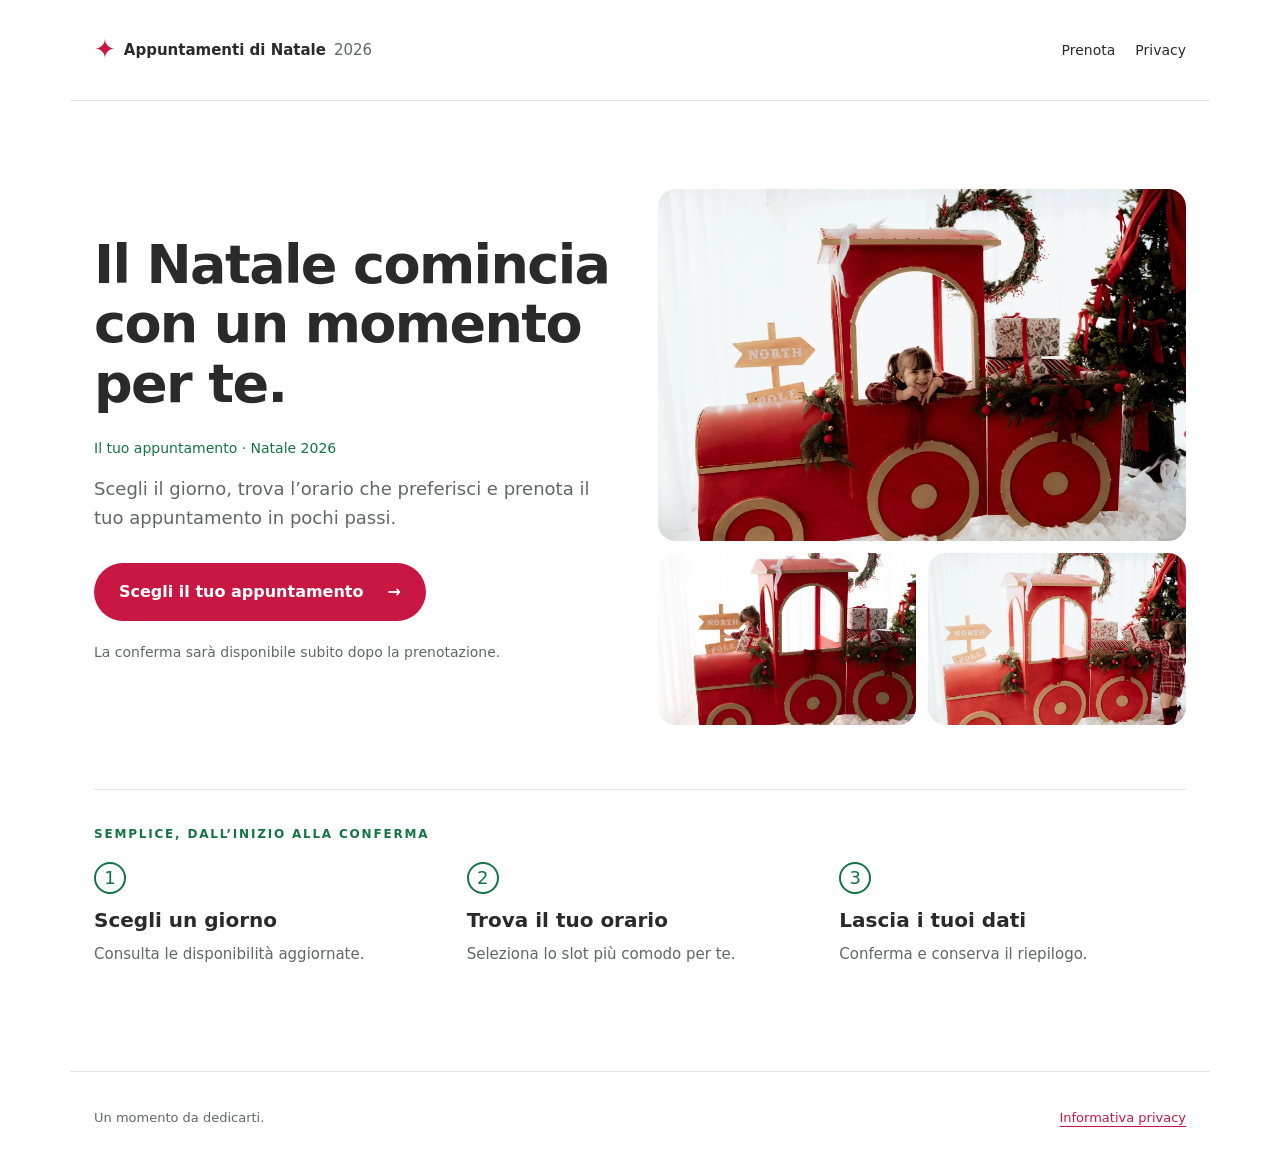
<file: index.html>
<!doctype html>
<html lang="it">

<head>
    <meta charset="utf-8">
    <meta name="viewport" content="width=device-width, initial-scale=1">
    <meta name="description" content="Scegli il giorno e l’orario del tuo appuntamento di Natale.">
    <title>Benvenuto · Natale 2026</title>
    <link rel="icon" href="./assets/favicon.ico" sizes="any">
    <link rel="icon" href="./assets/favicon.svg" type="image/svg+xml">
    <link rel="apple-touch-icon" href="./assets/apple-touch-icon.png">
    <link rel="stylesheet" href="./assets/css/reset.css">
    <link rel="stylesheet" href="./assets/css/variables.css">
    <link rel="stylesheet" href="./assets/css/site.css">
</head>

<body><a class="skip" href="#main">Vai al contenuto</a>
    <header class="site-header"><a class="brand" href="./index.html"><span class="brand-mark"
                aria-hidden="true">✦</span> Appuntamenti di Natale <span class="year">2026</span></a>
        <nav aria-label="Menu principale"><a href="./booking.html">Prenota</a><a href="./privacy.html">Privacy</a></nav>
    </header>
    <main id="main">
        <section class="hero">
            <div>
                <h1>Il Natale comincia<br> con un momento per te.</h1>
                <p class="season-note">Il tuo appuntamento · Natale 2026</p>
                <p class="lead">Scegli il giorno, trova l’orario che preferisci e prenota il tuo appuntamento in pochi
                    passi.</p><a class="primary" href="./booking.html">Scegli il tuo appuntamento <span
                        aria-hidden="true">→</span></a>
                <p class="muted">La conferma sarà disponibile subito dopo la prenotazione.</p>
            </div>
            <div class="hero-gallery" role="group" aria-label="Foto di Natale">
                <img class="hero-photo" src="./assets/images/treno-960.webp"
                    srcset="./assets/images/treno-480.webp 480w, ./assets/images/treno-960.webp 960w, ./assets/images/treno-1440.webp 1440w"
                    sizes="(min-width: 1140px) 528px, (min-width: 800px) calc((100vw - 84px) / 2), calc(100vw - 48px)"
                    width="1919" height="1279" fetchpriority="high"
                    alt="Una bambina sorride dal finestrino di un trenino rosso, tra regali e addobbi di Natale.">
                <img src="./assets/images/north-pole-480.webp"
                    srcset="./assets/images/north-pole-480.webp 480w, ./assets/images/north-pole-960.webp 960w"
                    sizes="(min-width: 1140px) 258px, (min-width: 800px) calc((100vw - 108px) / 4), calc((100vw - 60px) / 2)"
                    width="1919" height="1279" loading="lazy" decoding="async"
                    alt="Il trenino natalizio accanto al cartello North Pole.">
                <img src="./assets/images/regali-480.webp"
                    srcset="./assets/images/regali-480.webp 480w, ./assets/images/regali-960.webp 960w"
                    sizes="(min-width: 1140px) 258px, (min-width: 800px) calc((100vw - 108px) / 4), calc((100vw - 60px) / 2)"
                    width="1892" height="1312" loading="lazy" decoding="async"
                    alt="Una bambina sistema i pacchetti regalo sul trenino, vicino all’albero di Natale.">
            </div>
        </section>
        <section class="how">
            <p class="eyebrow">SEMPLICE, DALL’INIZIO ALLA CONFERMA</p>
            <div class="steps-info">
                <article><span class="step-number">1</span>
                    <h2>Scegli un giorno</h2>
                    <p>Consulta le disponibilità aggiornate.</p>
                </article>
                <article><span class="step-number">2</span>
                    <h2>Trova il tuo orario</h2>
                    <p>Seleziona lo slot più comodo per te.</p>
                </article>
                <article><span class="step-number">3</span>
                    <h2>Lascia i tuoi dati</h2>
                    <p>Conferma e conserva il riepilogo.</p>
                </article>
            </div>
        </section>
    </main>
    <footer><span>Un momento da dedicarti.</span><a href="./privacy.html">Informativa privacy</a></footer>
    <script src="./assets/js/config.js"></script>
    <script type="module" src="./assets/js/main.js"></script>
</body>

</html>
</file>
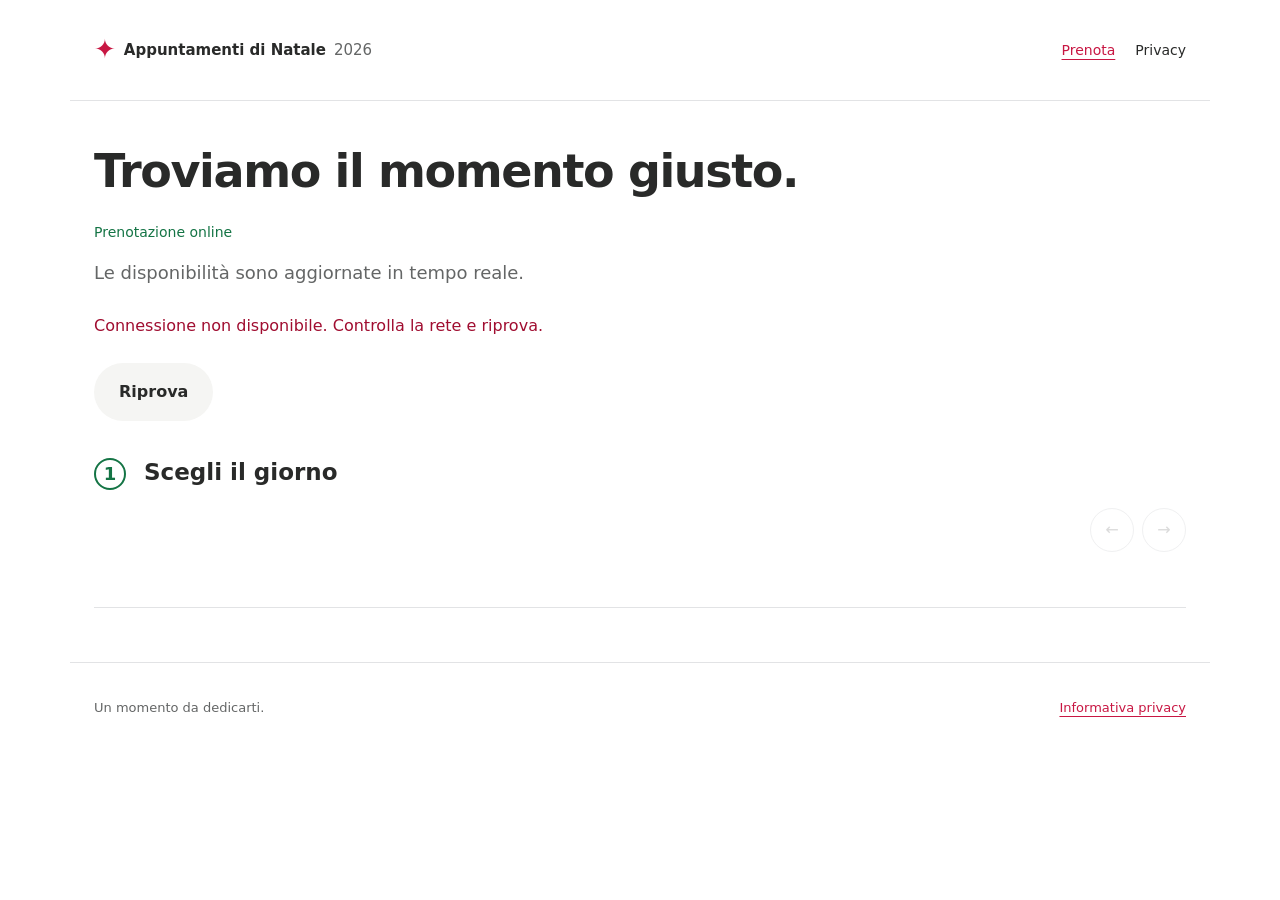
<file: booking.html>
<!doctype html>
<html lang="it">

<head>
    <meta charset="utf-8">
    <meta name="viewport" content="width=device-width, initial-scale=1">
    <meta name="description" content="Scegli il giorno e l’orario del tuo appuntamento di Natale.">
    <title>Prenota · Natale 2026</title>
    <link rel="icon" href="./assets/favicon.ico" sizes="any">
    <link rel="icon" href="./assets/favicon.svg" type="image/svg+xml">
    <link rel="apple-touch-icon" href="./assets/apple-touch-icon.png">
    <link rel="stylesheet" href="./assets/css/reset.css">
    <link rel="stylesheet" href="./assets/css/variables.css">
    <link rel="stylesheet" href="./assets/css/site.css">
</head>

<body><a class="skip" href="#main">Vai al contenuto</a>
    <header class="site-header"><a class="brand" href="./index.html"><span class="brand-mark"
                aria-hidden="true">✦</span> Appuntamenti di Natale <span class="year">2026</span></a>
        <nav aria-label="Menu principale"><a href="./booking.html" aria-current="page">Prenota</a><a href="./privacy.html">Privacy</a></nav>
    </header>
    <main id="main" class="booking-page">
        <h1>Troviamo il momento giusto.</h1>
        <p class="season-note">Prenotazione online</p>
        <p class="lead">Le disponibilità sono aggiornate in tempo reale.</p><noscript>Per prenotare è necessario
            attivare JavaScript.</noscript>
        <p id="status" class="status" role="status" aria-live="polite">Caricamento delle disponibilità…</p><button
            id="retry" class="secondary" hidden>Riprova</button>
        <section aria-labelledby="day-title">
            <h2 id="day-title"><span class="step-number">1</span> Scegli il giorno</h2>
            <div class="calendar-heading">
                <p id="period" class="muted"></p>
                <div class="calendar-nav"><button type="button" id="previous" aria-label="Giorni precedenti"
                        disabled>←</button><button type="button" id="next" aria-label="Giorni successivi"
                        disabled>→</button></div>
            </div>
            <div id="days" class="day-grid" aria-busy="true"></div>
        </section>
        <section id="time-section" aria-labelledby="time-title" hidden>
            <h2 id="time-title"><span class="step-number">2</span> Scegli l’orario</h2>
            <p id="selected-day" class="muted"></p>
            <div id="slots" class="slot-grid"></div>
        </section>
        <section id="details-section" aria-labelledby="details-title" hidden>
            <h2 id="details-title"><span class="step-number">3</span> Lascia i tuoi dati</h2>
            <p>Manca poco alla conferma. Compila i campi e controlla il riepilogo.</p>
            <form id="booking-form">
                <div class="form-fields"><label for="name">Nome e cognome <span
                            aria-hidden="true">*</span></label><input id="name" name="name" autocomplete="name"
                        maxlength="120" required><label for="email">Email <span
                            aria-hidden="true">*</span></label><input id="email" name="email" type="email"
                        autocomplete="email" maxlength="254" required><label for="phone">Telefono <span
                            class="muted">(facoltativo)</span></label><input id="phone" name="phone" type="tel"
                        autocomplete="tel" maxlength="30"><label class="checkbox"><input id="privacy" type="checkbox"
                            required><span>Confermo di aver letto l’<a href="./privacy.html" target="_blank"
                                rel="noopener">informativa privacy</a>. *</span></label></div>
                <div class="summary">
                    <p class="eyebrow">IL TUO APPUNTAMENTO</p>
                    <p id="summary"></p>
                    <p id="duration" class="muted"></p>
                </div>
                <div id="captcha"></div><button class="primary submit" id="submit" type="submit">Conferma appuntamento
                    <span aria-hidden="true">→</span></button>
                <p id="form-error" role="alert" tabindex="-1"></p>
            </form>
        </section>
    </main>
    <footer><span>Un momento da dedicarti.</span><a href="./privacy.html">Informativa privacy</a></footer>
    <script src="./assets/js/config.js"></script>
    <script type="module" src="./assets/js/main.js"></script>
    <script type="module" src="./assets/js/booking.js"></script>
</body>

</html>
</file>
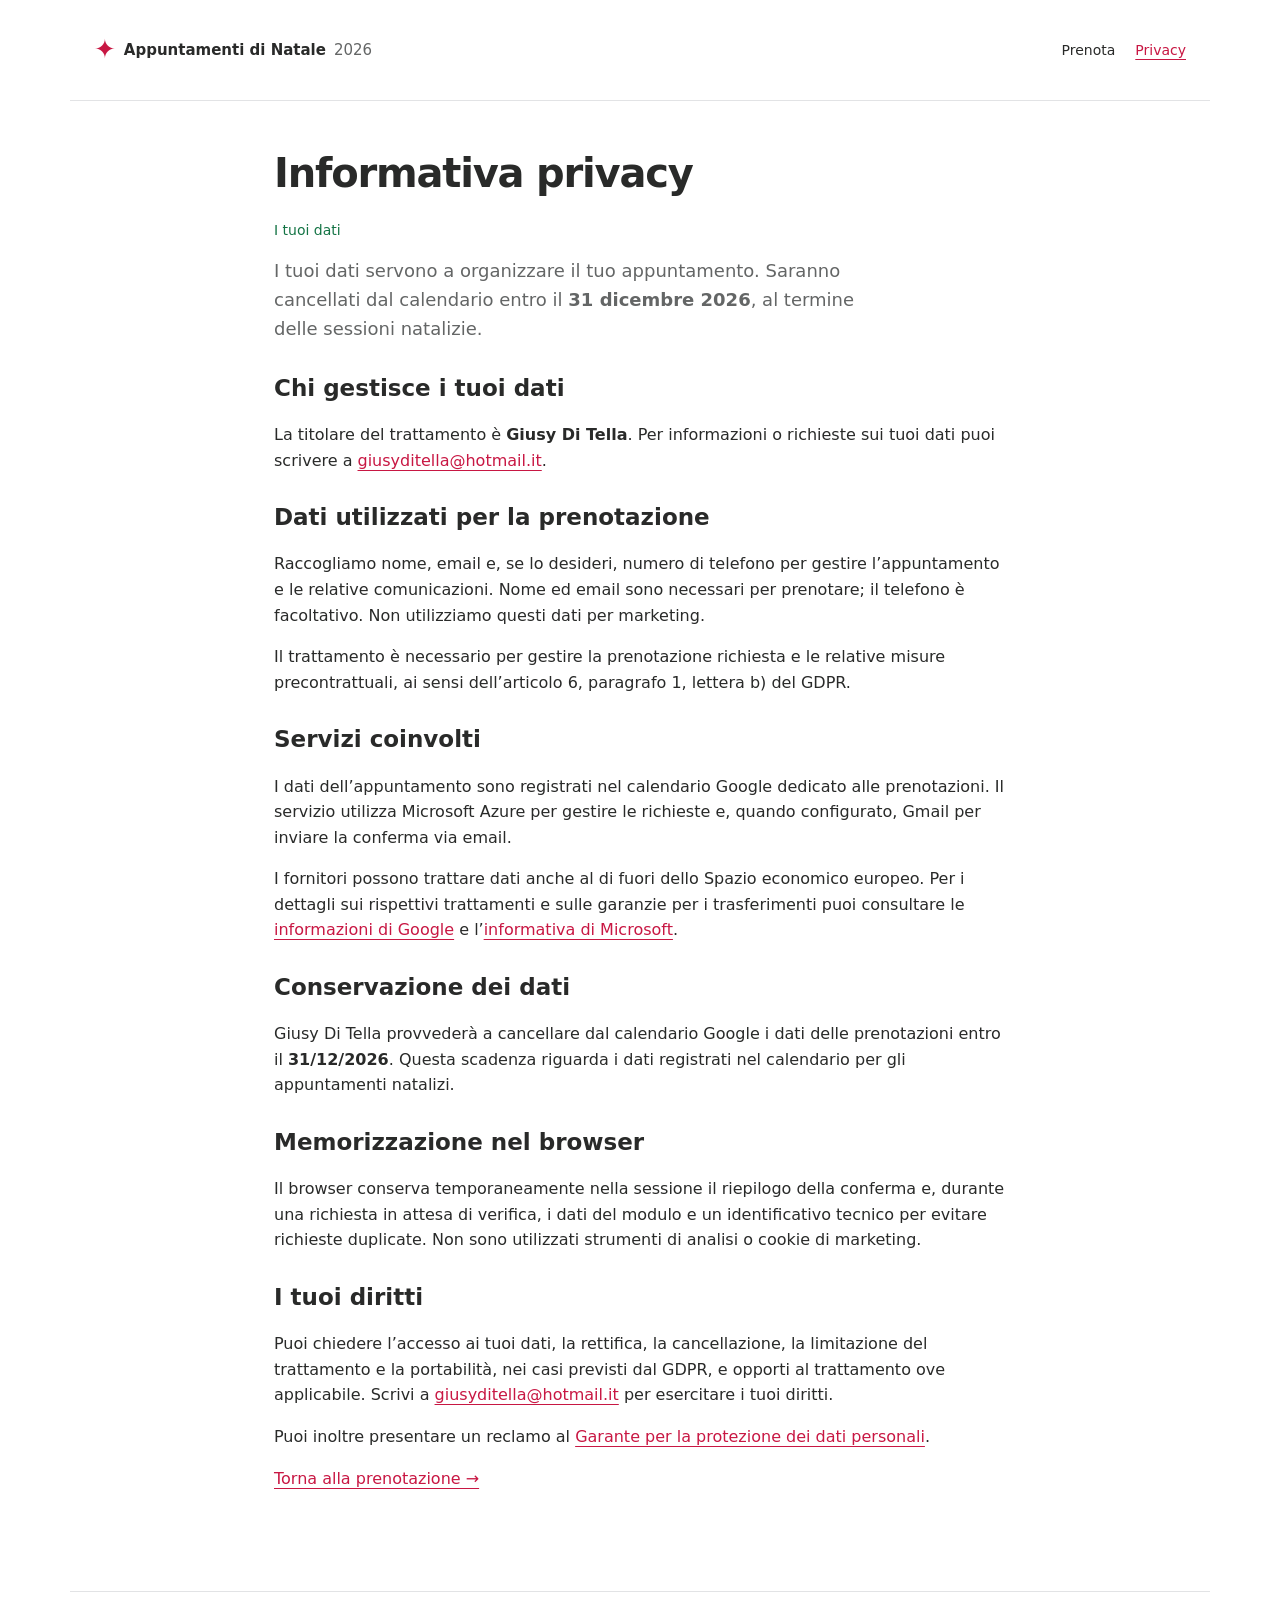
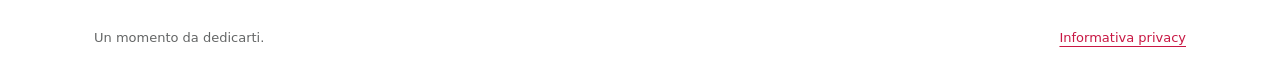
<file: privacy.html>
<!doctype html>
<html lang="it">

<head>
    <meta charset="utf-8">
    <meta name="viewport" content="width=device-width, initial-scale=1">
    <meta name="description" content="Come vengono utilizzati e conservati i dati della tua prenotazione di Natale.">
    <title>Privacy · Natale 2026</title>
    <link rel="icon" href="./assets/favicon.ico" sizes="any">
    <link rel="icon" href="./assets/favicon.svg" type="image/svg+xml">
    <link rel="apple-touch-icon" href="./assets/apple-touch-icon.png">
    <link rel="stylesheet" href="./assets/css/reset.css">
    <link rel="stylesheet" href="./assets/css/variables.css">
    <link rel="stylesheet" href="./assets/css/site.css">
</head>

<body><a class="skip" href="#main">Vai al contenuto</a>
    <header class="site-header"><a class="brand" href="./index.html"><span class="brand-mark"
                aria-hidden="true">✦</span> Appuntamenti di Natale <span class="year">2026</span></a>
        <nav aria-label="Menu principale"><a href="./booking.html">Prenota</a><a href="./privacy.html" aria-current="page">Privacy</a></nav>
    </header>
    <main id="main" class="prose">
        <h1>Informativa privacy</h1>
        <p class="season-note">I tuoi dati</p>
        <p class="lead">I tuoi dati servono a organizzare il tuo appuntamento. Saranno cancellati dal calendario
            entro il <strong>31 dicembre 2026</strong>, al termine delle sessioni natalizie.</p>
        <h2>Chi gestisce i tuoi dati</h2>
        <p>La titolare del trattamento è <strong>Giusy Di Tella</strong>. Per informazioni o richieste sui tuoi dati
            puoi scrivere a <a href="mailto:giusyditella@hotmail.it">giusyditella@hotmail.it</a>.</p>
        <h2>Dati utilizzati per la prenotazione</h2>
        <p>Raccogliamo nome, email e, se lo desideri, numero di telefono per gestire l’appuntamento e le relative
            comunicazioni. Nome ed email sono necessari per prenotare; il telefono è facoltativo. Non utilizziamo
            questi dati per marketing.</p>
        <p>Il trattamento è necessario per gestire la prenotazione richiesta e le relative misure precontrattuali,
            ai sensi dell’articolo 6, paragrafo 1, lettera b) del GDPR.</p>
        <h2>Servizi coinvolti</h2>
        <p>I dati dell’appuntamento sono registrati nel calendario Google dedicato alle prenotazioni. Il servizio
            utilizza Microsoft Azure per gestire le richieste e, quando configurato, Gmail
            per inviare la conferma via email.</p>
        <p>I fornitori possono trattare dati anche al di fuori dello Spazio economico europeo. Per i dettagli sui
            rispettivi trattamenti e sulle garanzie per i trasferimenti puoi consultare le
            <a href="https://policies.google.com/privacy/frameworks?hl=it">informazioni di Google</a> e
            l’<a href="https://www.microsoft.com/it-it/privacy/privacystatement">informativa di Microsoft</a>.</p>
        <h2>Conservazione dei dati</h2>
        <p>Giusy Di Tella provvederà a cancellare dal calendario Google i dati delle prenotazioni entro il
            <strong>31/12/2026</strong>. Questa scadenza riguarda i dati registrati nel calendario per gli
            appuntamenti natalizi.</p>
        <h2>Memorizzazione nel browser</h2>
        <p>Il browser conserva temporaneamente nella sessione il riepilogo della conferma e, durante una richiesta in
            attesa di verifica, i dati del modulo e un identificativo tecnico per evitare richieste duplicate. Non sono
            utilizzati strumenti di analisi o cookie di marketing.</p>
        <h2>I tuoi diritti</h2>
        <p>Puoi chiedere l’accesso ai tuoi dati, la rettifica, la cancellazione, la limitazione del trattamento e la
            portabilità, nei casi previsti dal GDPR, e opporti al trattamento ove applicabile. Scrivi a
            <a href="mailto:giusyditella@hotmail.it">giusyditella@hotmail.it</a> per esercitare i tuoi diritti.</p>
        <p>Puoi inoltre presentare un reclamo al
            <a href="https://www.garanteprivacy.it/">Garante per la protezione dei dati personali</a>.</p>
        <a href="./booking.html">Torna alla prenotazione →</a>
    </main>
    <footer><span>Un momento da dedicarti.</span><a href="./privacy.html">Informativa privacy</a></footer>
    <script src="./assets/js/config.js"></script>
    <script type="module" src="./assets/js/main.js"></script>
</body>

</html>
</file>
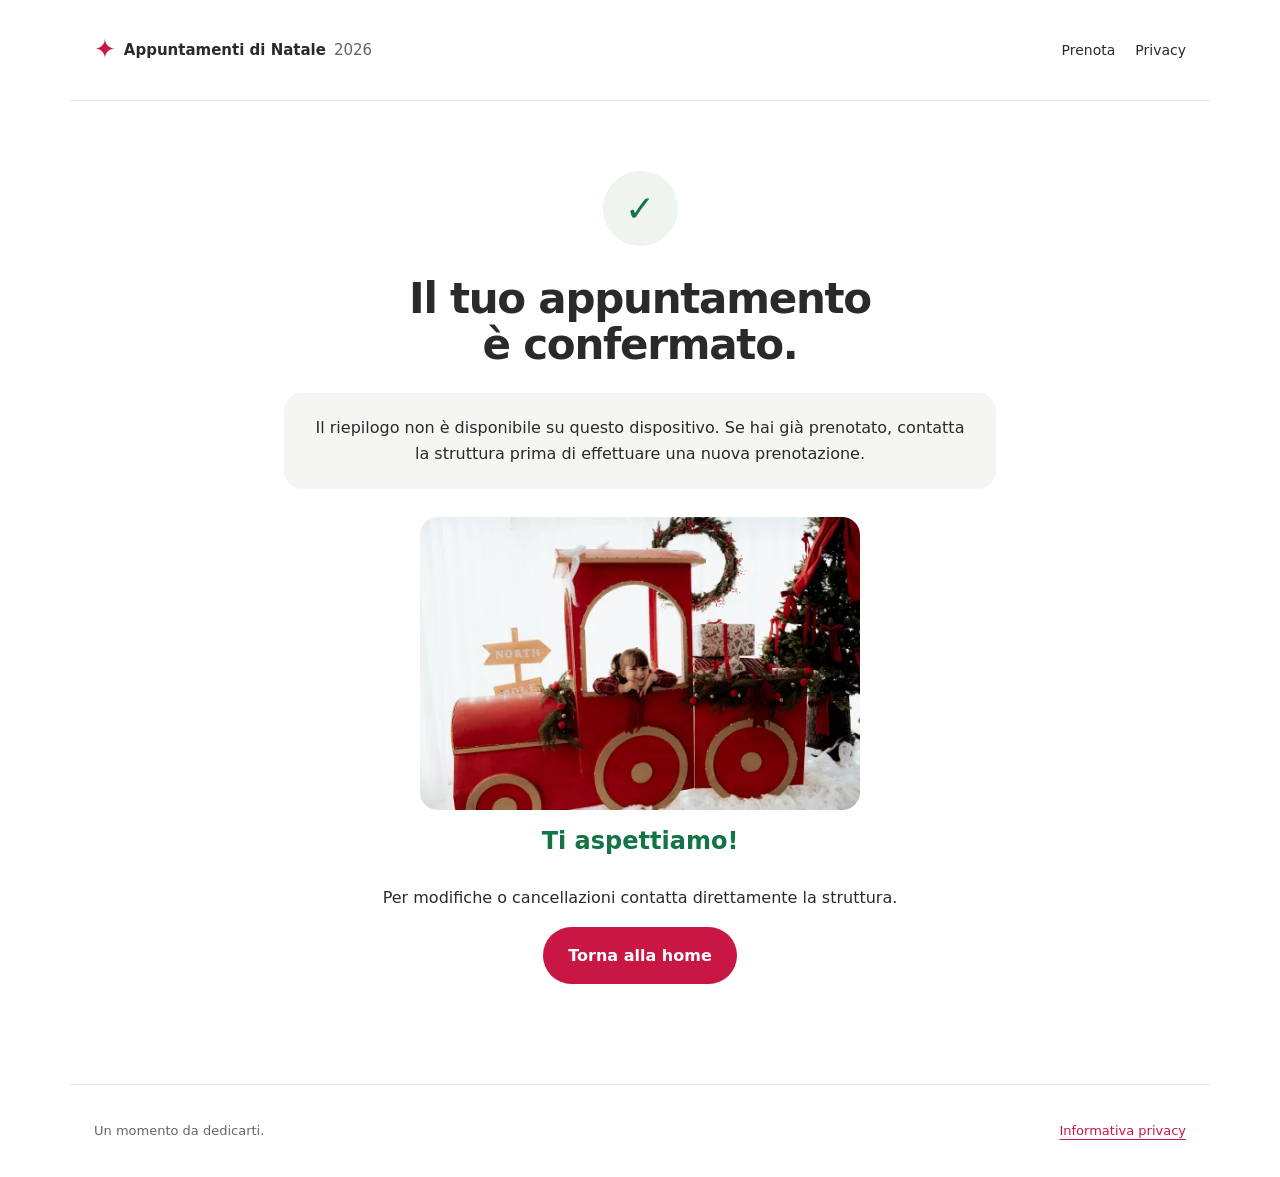
<file: success.html>
<!doctype html>
<html lang="it">

<head>
    <meta charset="utf-8">
    <meta name="viewport" content="width=device-width, initial-scale=1">
    <meta name="description" content="Scegli il giorno e l’orario del tuo appuntamento di Natale.">
    <title>Conferma · Natale 2026</title>
    <link rel="icon" href="./assets/favicon.ico" sizes="any">
    <link rel="icon" href="./assets/favicon.svg" type="image/svg+xml">
    <link rel="apple-touch-icon" href="./assets/apple-touch-icon.png">
    <link rel="stylesheet" href="./assets/css/reset.css">
    <link rel="stylesheet" href="./assets/css/variables.css">
    <link rel="stylesheet" href="./assets/css/site.css">
</head>

<body><a class="skip" href="#main">Vai al contenuto</a>
    <header class="site-header"><a class="brand" href="./index.html"><span class="brand-mark"
                aria-hidden="true">✦</span> Appuntamenti di Natale <span class="year">2026</span></a>
        <nav aria-label="Menu principale"><a href="./booking.html">Prenota</a><a href="./privacy.html">Privacy</a></nav>
    </header>
    <main id="main" class="confirmation"><span class="confirmation-mark" aria-hidden="true">✓</span>
        <h1>Il tuo appuntamento è confermato.</h1>
        <div id="confirmation-content" class="summary">
            <p>Il riepilogo non è disponibile su questo dispositivo. Se hai già prenotato, contatta la struttura prima
                di effettuare una nuova prenotazione.</p>
        </div>
        <figure class="confirmation-photo">
            <img src="./assets/images/treno-960.webp"
                srcset="./assets/images/treno-480.webp 480w, ./assets/images/treno-960.webp 960w"
                sizes="(min-width: 488px) 440px, calc(100vw - 48px)"
                width="1919" height="1279" loading="lazy" decoding="async"
                alt="Una bambina sorride dal finestrino del trenino rosso di Natale.">
            <figcaption>Ti aspettiamo!</figcaption>
        </figure>
        <p>Per modifiche o cancellazioni contatta direttamente la struttura.</p><a class="primary"
            href="./index.html">Torna alla home</a>
    </main>
    <footer><span>Un momento da dedicarti.</span><a href="./privacy.html">Informativa privacy</a></footer>
    <script src="./assets/js/config.js"></script>
    <script type="module" src="./assets/js/main.js"></script>
</body>

</html>
</file>
<file: assets/css/variables.css>
:root{--accent:#c81743;--accent-dark:#9e1032;--green:#147445;--ink:#292a29;--muted:#646666;--line:#e2e3e5;--wash:#f5f5f3;--paper:#fff;--radius:18px;--space:24px;--selection:#f9dce3;--width:1140px;--font:system-ui,-apple-system,BlinkMacSystemFont,"Segoe UI",sans-serif}
</file>
<file: assets/css/site.css>
body{font-family:var(--font);color:var(--ink);background:var(--paper);line-height:1.6}a{color:var(--accent);text-underline-offset:4px}button:disabled{cursor:not-allowed;opacity:.5}:focus-visible{outline:3px solid var(--green);outline-offset:4px}.skip{position:absolute;top:-100px;background:white;padding:12px;z-index:10}.skip:focus{top:0}.site-header,main,footer{max-width:var(--width);margin:auto;padding:24px}.site-header{display:flex;align-items:center;justify-content:space-between;border-bottom:1px solid var(--line);gap:18px}.brand{font-size:15px;color:var(--ink);font-weight:750;text-decoration:none}.brand-mark{color:var(--accent);font-size:26px;margin-right:8px}.year{font-weight:400;color:var(--muted)}nav{display:flex;gap:20px;font-size:14px}nav a{color:var(--ink);text-decoration:none}.eyebrow{font-size:12px;letter-spacing:.15em;font-weight:750;color:var(--green);margin-bottom:18px}h1{font-size:clamp(32px,5vw,60px);line-height:1.1;letter-spacing:-.03em;font-weight:650;margin-bottom:24px}h2{font-size:23px;line-height:1.4;margin-bottom:18px;font-weight:650}p{margin-bottom:16px}.lead{font-size:18px;color:var(--muted);max-width:590px}.muted{color:var(--muted);font-size:14px}.primary,.secondary{display:inline-flex;align-items:center;justify-content:center;gap:24px;border:0;border-radius:40px;text-decoration:none;font-weight:650;padding:16px 25px;background:var(--accent);color:white}.primary:hover{background:var(--accent-dark)}.secondary{background:var(--wash);color:var(--ink)}.hero{display:grid;gap:36px;padding:42px 0}.hero .primary{margin:14px 0 20px}.how{padding:35px 0;border-top:1px solid var(--line)}.steps-info{display:grid;gap:26px}.steps-info h2{font-size:20px;margin:12px 0 8px}.steps-info p{font-size:15px;color:var(--muted)}.step-number{display:inline-flex;border:2px solid var(--green);border-radius:50%;width:32px;height:32px;align-items:center;justify-content:center;font-size:18px;color:var(--green);margin-right:10px;flex-shrink:0}.booking-page{padding-top:45px}.booking-page h1{font-size:clamp(32px,4vw,46px)}.booking-page section{padding:26px 0;border-bottom:1px solid var(--line)}.calendar-heading{display:flex;justify-content:space-between;align-items:center;gap:12px}.calendar-nav{display:flex;gap:8px}.calendar-nav button{background:white;border:1px solid var(--line);border-radius:50%;width:44px;height:44px}.day-grid{display:grid;grid-template-columns:repeat(2,minmax(0,1fr));gap:10px;margin-top:20px}.day-card {
  display: flex;
  flex-direction: column;
  align-items: center;
  justify-content: center;
  gap: 5px;
  width: 100%;
  min-height: 140px;
  height: auto;
  padding: 16px 10px;
  appearance: none;
  -webkit-appearance: none;
  background: var(--paper);
  border: 2px solid var(--line);
  border-radius: 14px;
  text-align: center;
}
.day-card > * { display: block; flex-shrink: 0; max-width: 100%; }
.day-card span { font-size: 13px; line-height: 1.4; }
.day-card strong { font-size: 19px; font-weight: 600; line-height: 1.4; margin: 0; }
.day-card small { color: var(--muted); font-size: 12px; line-height: 1.4; }
.day-card.selected,.slot.selected{border-color:var(--accent);background:#fff2f5;color:var(--accent)}.day-card:disabled{background:#e8e8e9;opacity:1;color:#686868}.slot-grid{display:flex;flex-wrap:wrap;gap:12px}.slot{padding:11px 21px;background:white;border:2px solid var(--line);border-radius:10px;color:var(--accent);font-weight:650}.form-fields{max-width:590px;display:grid;gap:7px;margin-top:28px}.form-fields>input{border:2px solid var(--line);padding:14px 22px;border-radius:40px;width:100%;margin-bottom:12px}.form-fields label{font-size:14px;font-weight:550}.checkbox{display:flex;align-items:flex-start;gap:12px;margin:14px 0}.checkbox input{width:20px;height:20px;accent-color:var(--accent);margin-top:3px;flex-shrink:0}.summary{background:var(--wash);border-radius:var(--radius);padding:22px;margin:25px 0}.summary p:last-child{margin-bottom:0}.submit{width:100%}.status{color:var(--muted);margin:25px 0}.status.error,#form-error{color:#a00d30}.status:empty,#form-error:empty{display:none}.confirmation{max-width:760px;text-align:center;padding-top:70px;padding-bottom:70px}.confirmation-mark{display:inline-flex;border-radius:50%;background:#edf5ee;color:var(--green);width:75px;height:75px;align-items:center;justify-content:center;font-size:36px;margin-bottom:30px}.confirmation h1{font-size:42px}.confirmation .summary{overflow-wrap:anywhere}.prose{max-width:780px;padding-top:50px;padding-bottom:70px}.prose h1{font-size:40px}.prose h2{margin-top:28px}.notice{background:#fff4dc;padding:20px;border-radius:12px;margin:24px 0}footer{border-top:1px solid var(--line);display:flex;flex-wrap:wrap;justify-content:space-between;gap:15px;font-size:13px;color:var(--muted);margin-top:30px}@media(min-width:700px){.steps-info{grid-template-columns:repeat(3,1fr)}.day-grid{grid-template-columns:repeat(5,minmax(0,1fr))}.day-card{min-height:155px}.day-card strong{font-size:22px}.booking-page section{padding:35px 0}.site-header{padding-top:28px;padding-bottom:28px}.form-fields{gap:9px}}@media(prefers-reduced-motion:no-preference){button,a{transition:background-color .15s,border-color .15s}}

/* Photography follows the existing red, green, and white visual language. */
.hero-gallery {
  display: grid;
  grid-template-columns: repeat(2, minmax(0, 1fr));
  gap: 12px;
  min-width: 0;
  align-self: center;
}
.hero-gallery img {
  width: 100%;
  height: auto;
  aspect-ratio: 3 / 2;
  object-fit: cover;
  border-radius: var(--radius);
  background: var(--wash);
}
.hero-gallery .hero-photo { grid-column: 1 / -1; }
@media (max-width: 799px) {
  .hero-gallery > img:not(.hero-photo) { display: none; }
}
.confirmation-photo { max-width: 440px; margin: 28px auto; }
.confirmation-photo img {
  width: 100%;
  height: auto;
  aspect-ratio: 3 / 2;
  object-fit: cover;
  border-radius: var(--radius);
}
.confirmation-photo figcaption {
  margin-top: 16px;
  color: var(--green);
  font-size: 24px;
  font-weight: 650;
  line-height: 1.3;
}
.hero > div { min-width: 0; }
.season-note { color: var(--green); font-size: 14px; }
h1 { text-wrap: balance; }
::selection { background: var(--selection); color: var(--ink); }
input { caret-color: var(--accent); }
.site-header { flex-wrap: wrap; }
.brand { display: inline-flex; align-items: center; gap: 8px; }
.brand-mark { margin-right: 0; }
nav a { display: inline-flex; align-items: center; min-height: 44px; }
nav a[aria-current="page"] { color: var(--accent); text-decoration: underline; }
.calendar-nav { flex-shrink: 0; }
.calendar-heading .muted { margin-bottom: 0; }
.day-card, .slot { font-variant-numeric: tabular-nums; }
.form-fields > input { min-width: 0; font-size: 16px; }
.checkbox { min-height: 44px; padding-block: 8px; }
footer a { display: inline-flex; align-items: center; min-height: 44px; }
footer { align-items: center; }
@media (max-width: 519px) {
  .site-header { gap: 8px; padding-block: 16px; }
  .brand { width: 100%; font-size: 14px; }
  nav { gap: 24px; }
  .hero { gap: 28px; padding: 32px 0; }
  .hero h1 br { display: none; }
  .hero .primary { width: 100%; }
  .hero .primary, .submit { gap: 12px; padding-inline: 16px; }
  .booking-page { padding-top: 32px; }
  .calendar-heading { align-items: flex-start; }
  .confirmation { padding-top: 40px; padding-bottom: 40px; }
  .confirmation h1, .prose h1 { font-size: clamp(30px, 8vw, 40px); }
}
@media (min-width: 800px) {
  .hero { grid-template-columns: minmax(0, 1fr) minmax(0, 1fr); padding: 64px 0; align-items: center; }
  .hero h1 { font-size: clamp(36px, 4.4vw, 54px); }
}
</file>
